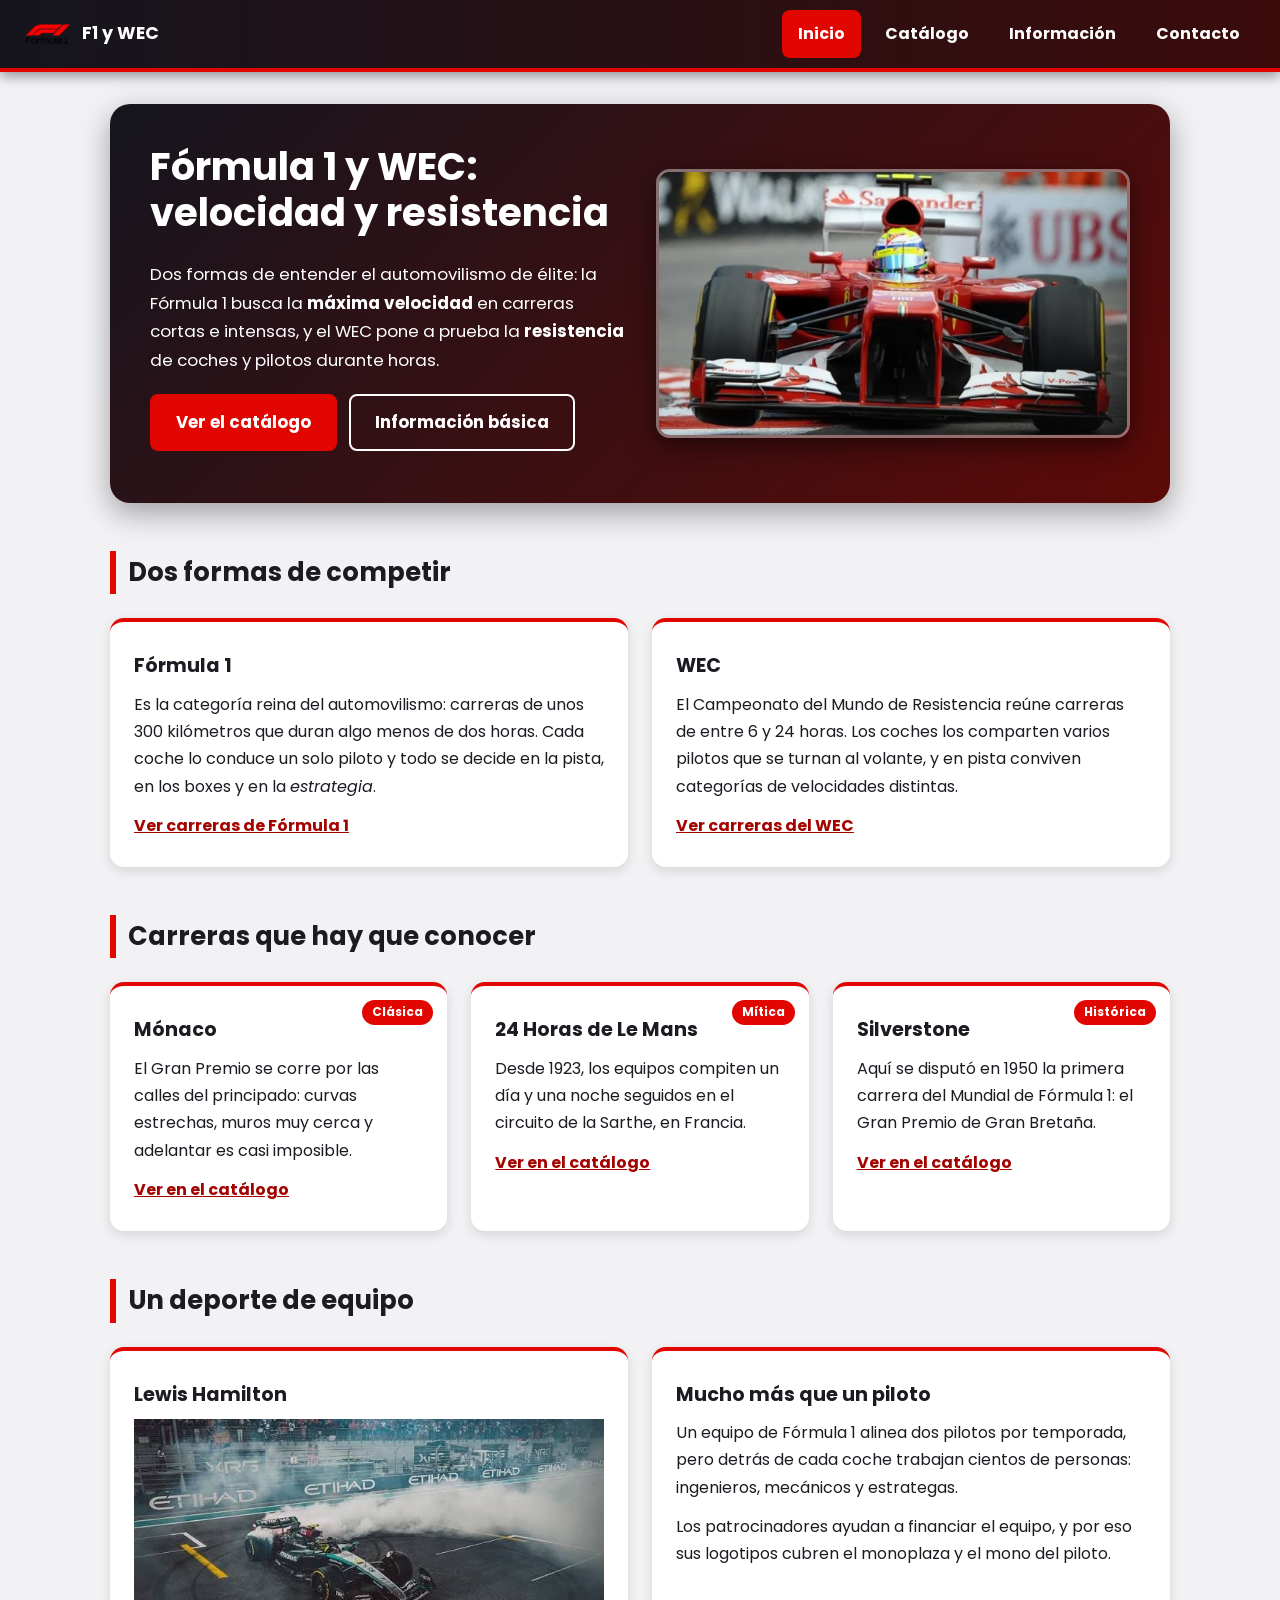
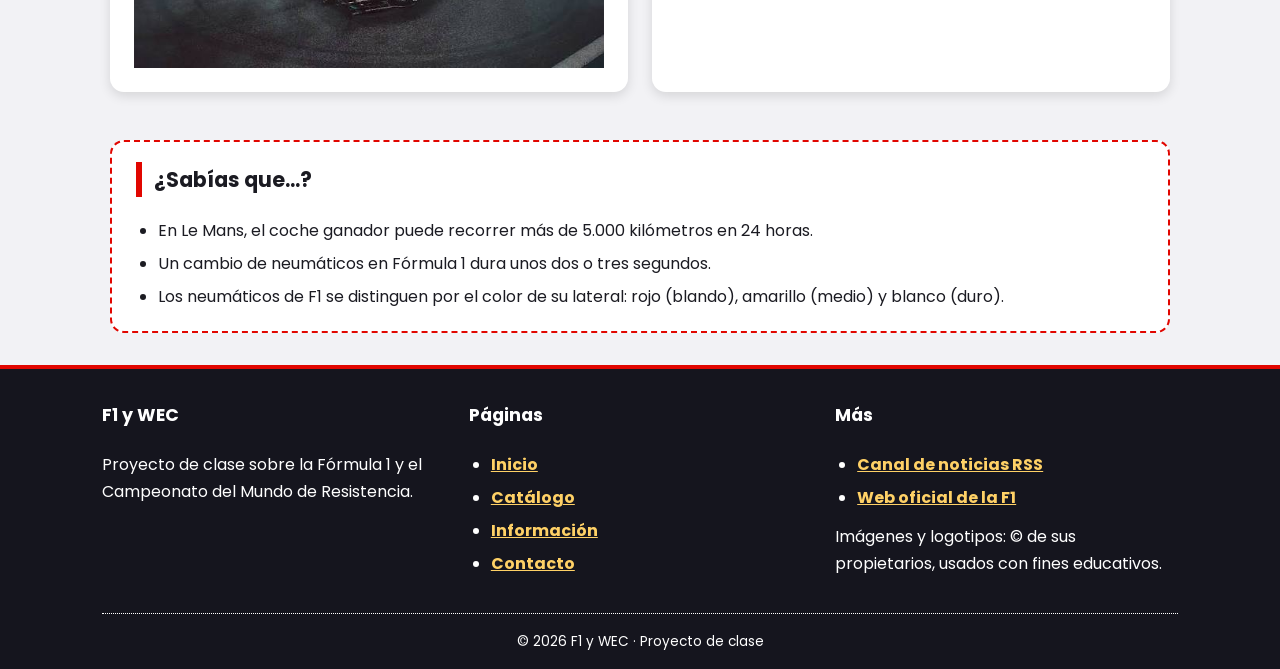
<file: index.html>
<!DOCTYPE html>
<html lang="es">
<head>
    <meta charset="utf-8">
    <meta name="viewport" content="width=device-width, initial-scale=1">
    <title>Inicio | F1 y WEC</title>
    <meta name="description" content="Web sobre Fórmula 1 y el Campeonato del Mundo de Resistencia (WEC): carreras míticas, información básica y noticias.">
    <meta name="theme-color" content="#15151e">
    <link rel="icon" href="favicon/favicon.ico" sizes="any">
    <link rel="icon" type="image/png" sizes="32x32" href="favicon/favicon-32.png">
    <link rel="apple-touch-icon" href="favicon/apple-touch-icon.png">
    <link rel="alternate" type="application/rss+xml" title="Noticias de F1 y WEC" href="noticias.xml">
    <link rel="stylesheet" href="https://fonts.googleapis.com/css2?family=Poppins:wght@400;700&display=swap">
    <link rel="stylesheet" href="style.css">
</head>
<body>

  <header>
    <a class="marca" href="index.html">
      <img src="img/logo-f1.png" alt="Logotipo de la Fórmula 1">
      <span> F1 y WEC</span>
    </a>
    <nav>
      <a href="index.html" class="activa">Inicio</a>
      <a href="catalogo.html">Catálogo</a>
      <a href="info.html">Información</a>
      <a href="contacto.html">Contacto</a>
    </nav>
  </header>

  <main>
    <section class="hero">
      <h1>Fórmula 1 y WEC: velocidad y resistencia</h1>
      <p>Dos formas de entender el automovilismo de élite: la Fórmula 1 busca la <strong>máxima velocidad</strong> en carreras cortas e intensas, y el WEC pone a prueba la <strong>resistencia</strong> de coches y pilotos durante horas.</p>
      <p class="botones">
        <a class="boton" href="catalogo.html">Ver el catálogo</a>
        <a class="boton boton-claro" href="info.html">Información básica</a>
      </p>
      <img src="img/f1.webp" alt="Monoplaza rojo de Fórmula 1 visto de frente rodando en un circuito">
    </section>

    <section class="dos-columnas">
      <h2>Dos formas de competir</h2>
      <article class="tarjeta">
        <h3>Fórmula 1</h3>
        <p>Es la categoría reina del automovilismo: carreras de unos 300 kilómetros que duran algo menos de dos horas. Cada coche lo conduce un solo piloto y todo se decide en la pista, en los boxes y en la <em>estrategia</em>.</p>
        <p><a href="catalogo.html">Ver carreras de Fórmula 1</a></p>
      </article>
      <article class="tarjeta">
        <h3>WEC</h3>
        <p>El Campeonato del Mundo de Resistencia reúne carreras de entre 6 y 24 horas. Los coches los comparten varios pilotos que se turnan al volante, y en pista conviven categorías de velocidades distintas.</p>
        <p><a href="catalogo.html">Ver carreras del WEC</a></p>
      </article>
    </section>

    <section class="galeria">
      <h2>Carreras que hay que conocer</h2>
      <article class="tarjeta">
        <span class="etiqueta">Clásica</span>
        <h3>Mónaco</h3>
        <p>El Gran Premio se corre por las calles del principado: curvas estrechas, muros muy cerca y adelantar es casi imposible.</p>
        <p><a href="catalogo.html">Ver en el catálogo</a></p>
      </article>
      <article class="tarjeta">
        <span class="etiqueta">Mítica</span>
        <h3>24 Horas de Le Mans</h3>
        <p>Desde 1923, los equipos compiten un día y una noche seguidos en el circuito de la Sarthe, en Francia.</p>
        <p><a href="catalogo.html">Ver en el catálogo</a></p>
      </article>
      <article class="tarjeta">
        <span class="etiqueta">Histórica</span>
        <h3>Silverstone</h3>
        <p>Aquí se disputó en 1950 la primera carrera del Mundial de Fórmula 1: el Gran Premio de Gran Bretaña.</p>
        <p><a href="catalogo.html">Ver en el catálogo</a></p>
      </article>
    </section>

    <section class="dos-columnas">
      <h2>Un deporte de equipo</h2>
      <article class="tarjeta">
        <h3>Lewis Hamilton</h3>
        <img src="img/ham.svg" alt="Lewis Hamilton en su despedida del Equipo: Mercedes-AMG Petronas Formula One Team" loading="lazy">
      </article>
      <article class="tarjeta">
        <h3>Mucho más que un piloto</h3>
        <p>Un equipo de Fórmula 1 alinea dos pilotos por temporada, pero detrás de cada coche trabajan cientos de personas: ingenieros, mecánicos y estrategas.</p>
        <p>Los patrocinadores ayudan a financiar el equipo, y por eso sus logotipos cubren el monoplaza y el mono del piloto.</p>
      </article>
    </section>

    <aside>
      <h2>¿Sabías que...?</h2>
      <ul>
        <li>En Le Mans, el coche ganador puede recorrer más de 5.000 kilómetros en 24 horas.</li>
        <li>Un cambio de neumáticos en Fórmula 1 dura unos dos o tres segundos.</li>
        <li>Los neumáticos de F1 se distinguen por el color de su lateral: rojo (blando), amarillo (medio) y blanco (duro).</li>
      </ul>
    </aside>
  </main>

  <footer>
    <article>
      <h2> F1 y WEC</h2>
      <p>Proyecto de clase sobre la Fórmula 1 y el Campeonato del Mundo de Resistencia.</p>
    </article>
    <article>
      <h2>Páginas</h2>
      <ul>
        <li><a href="index.html">Inicio</a></li>
        <li><a href="catalogo.html">Catálogo</a></li>
        <li><a href="info.html">Información</a></li>
        <li><a href="contacto.html">Contacto</a></li>
      </ul>
    </article>
    <article>
      <h2>Más</h2>
      <ul>
        <li><a href="noticias.xml">Canal de noticias RSS</a></li>
        <li><a href="https://www.formula1.com" target="_blank" rel="noopener">Web oficial de la F1</a></li>
      </ul>
      <p>Imágenes y logotipos: © de sus propietarios, usados con fines educativos.</p>
    </article>
    <p class="copyright">© 2026 F1 y WEC · Proyecto de clase</p>
  </footer>

</body>
</html>
</file>
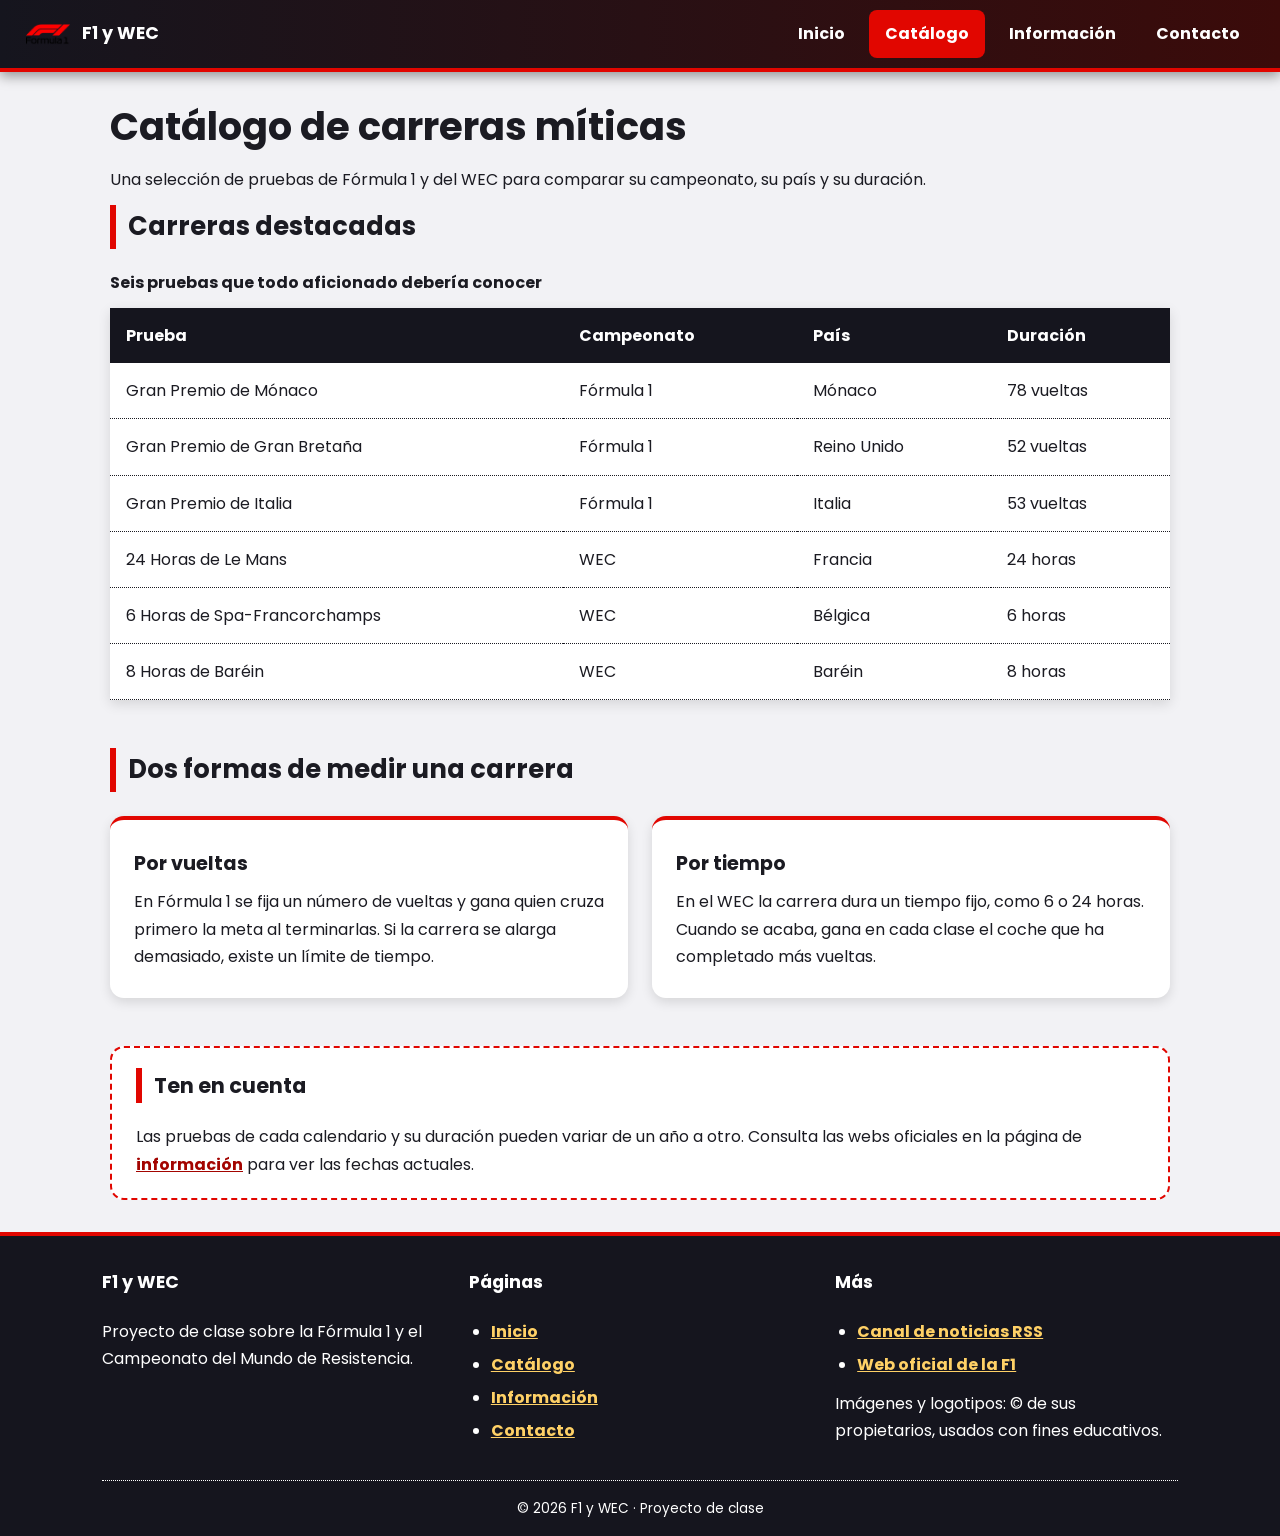
<file: catalogo.html>
<!DOCTYPE html>
<html lang="es">
<head>
  <meta charset="utf-8">
  <meta name="viewport" content="width=device-width, initial-scale=1">
  <title>Catálogo | F1 y WEC</title>
  <meta name="description" content="Catálogo de carreras míticas de Fórmula 1 y WEC con su campeonato, su país y su duración.">
  <meta name="theme-color" content="#15151e">
  <link rel="icon" href="favicon/favicon.ico" sizes="any">
  <link rel="icon" type="image/png" sizes="32x32" href="favicon/favicon-32.png">
  <link rel="apple-touch-icon" href="favicon/apple-touch-icon.png">
  <link rel="alternate" type="application/rss+xml" title="Noticias de F1 y WEC" href="noticias.xml">
  <link rel="stylesheet" href="https://fonts.googleapis.com/css2?family=Poppins:wght@400;700&amp;display=swap">
  <link rel="stylesheet" href="style.css">
</head>
<body>

  <header>
    <a class="marca" href="index.html">
      <img src="img/logo-f1.png" alt="Logotipo de la Fórmula 1">
      <span>F1 y WEC</span>
    </a>
    <nav>
      <a href="index.html">Inicio</a>
      <a href="catalogo.html" class="activa">Catálogo</a>
      <a href="info.html">Información</a>
      <a href="contacto.html">Contacto</a>
    </nav>
  </header>

  <main>
    <h1>Catálogo de carreras míticas</h1>
    <p>Una selección de pruebas de Fórmula 1 y del WEC para comparar su campeonato, su país y su duración.</p>

    <section>
      <h2>Carreras destacadas</h2>
      <table>
        <caption>Seis pruebas que todo aficionado debería conocer</caption>
        <thead>
          <tr>
            <th>Prueba</th>
            <th>Campeonato</th>
            <th>País</th>
            <th>Duración</th>
          </tr>
        </thead>
        <tbody>
          <tr>
            <td>Gran Premio de Mónaco</td>
            <td>Fórmula 1</td>
            <td>Mónaco</td>
            <td>78 vueltas</td>
          </tr>
          <tr>
            <td>Gran Premio de Gran Bretaña</td>
            <td>Fórmula 1</td>
            <td>Reino Unido</td>
            <td>52 vueltas</td>
          </tr>
          <tr>
            <td>Gran Premio de Italia</td>
            <td>Fórmula 1</td>
            <td>Italia</td>
            <td>53 vueltas</td>
          </tr>
          <tr>
            <td>24 Horas de Le Mans</td>
            <td>WEC</td>
            <td>Francia</td>
            <td>24 horas</td>
          </tr>
          <tr>
            <td>6 Horas de Spa-Francorchamps</td>
            <td>WEC</td>
            <td>Bélgica</td>
            <td>6 horas</td>
          </tr>
          <tr>
            <td>8 Horas de Baréin</td>
            <td>WEC</td>
            <td>Baréin</td>
            <td>8 horas</td>
          </tr>
        </tbody>
      </table>
    </section>

    <section class="dos-columnas">
      <h2>Dos formas de medir una carrera</h2>
      <article class="tarjeta">
        <h3>Por vueltas</h3>
        <p>En Fórmula 1 se fija un número de vueltas y gana quien cruza primero la meta al terminarlas. Si la carrera se alarga demasiado, existe un límite de tiempo.</p>
      </article>
      <article class="tarjeta">
        <h3>Por tiempo</h3>
        <p>En el WEC la carrera dura un tiempo fijo, como 6 o 24 horas. Cuando se acaba, gana en cada clase el coche que ha completado más vueltas.</p>
      </article>
    </section>

    <aside>
      <h2>Ten en cuenta</h2>
      <p>Las pruebas de cada calendario y su duración pueden variar de un año a otro. Consulta las webs oficiales en la página de <a href="info.html">información</a> para ver las fechas actuales.</p>
    </aside>
  </main>

  <footer>
    <article>
      <h2>F1 y WEC</h2>
      <p>Proyecto de clase sobre la Fórmula 1 y el Campeonato del Mundo de Resistencia.</p>
    </article>
    <article>
      <h2>Páginas</h2>
      <ul>
        <li><a href="index.html">Inicio</a></li>
        <li><a href="catalogo.html">Catálogo</a></li>
        <li><a href="info.html">Información</a></li>
        <li><a href="contacto.html">Contacto</a></li>
      </ul>
    </article>
    <article>
      <h2>Más</h2>
      <ul>
        <li><a href="noticias.xml">Canal de noticias RSS</a></li>
        <li><a href="https://www.formula1.com" target="_blank" rel="noopener">Web oficial de la F1</a></li>
      </ul>
      <p>Imágenes y logotipos: © de sus propietarios, usados con fines educativos.</p>
    </article>
    <p class="copyright">© 2026 F1 y WEC · Proyecto de clase</p>
  </footer>

</body>
</html>
</file>
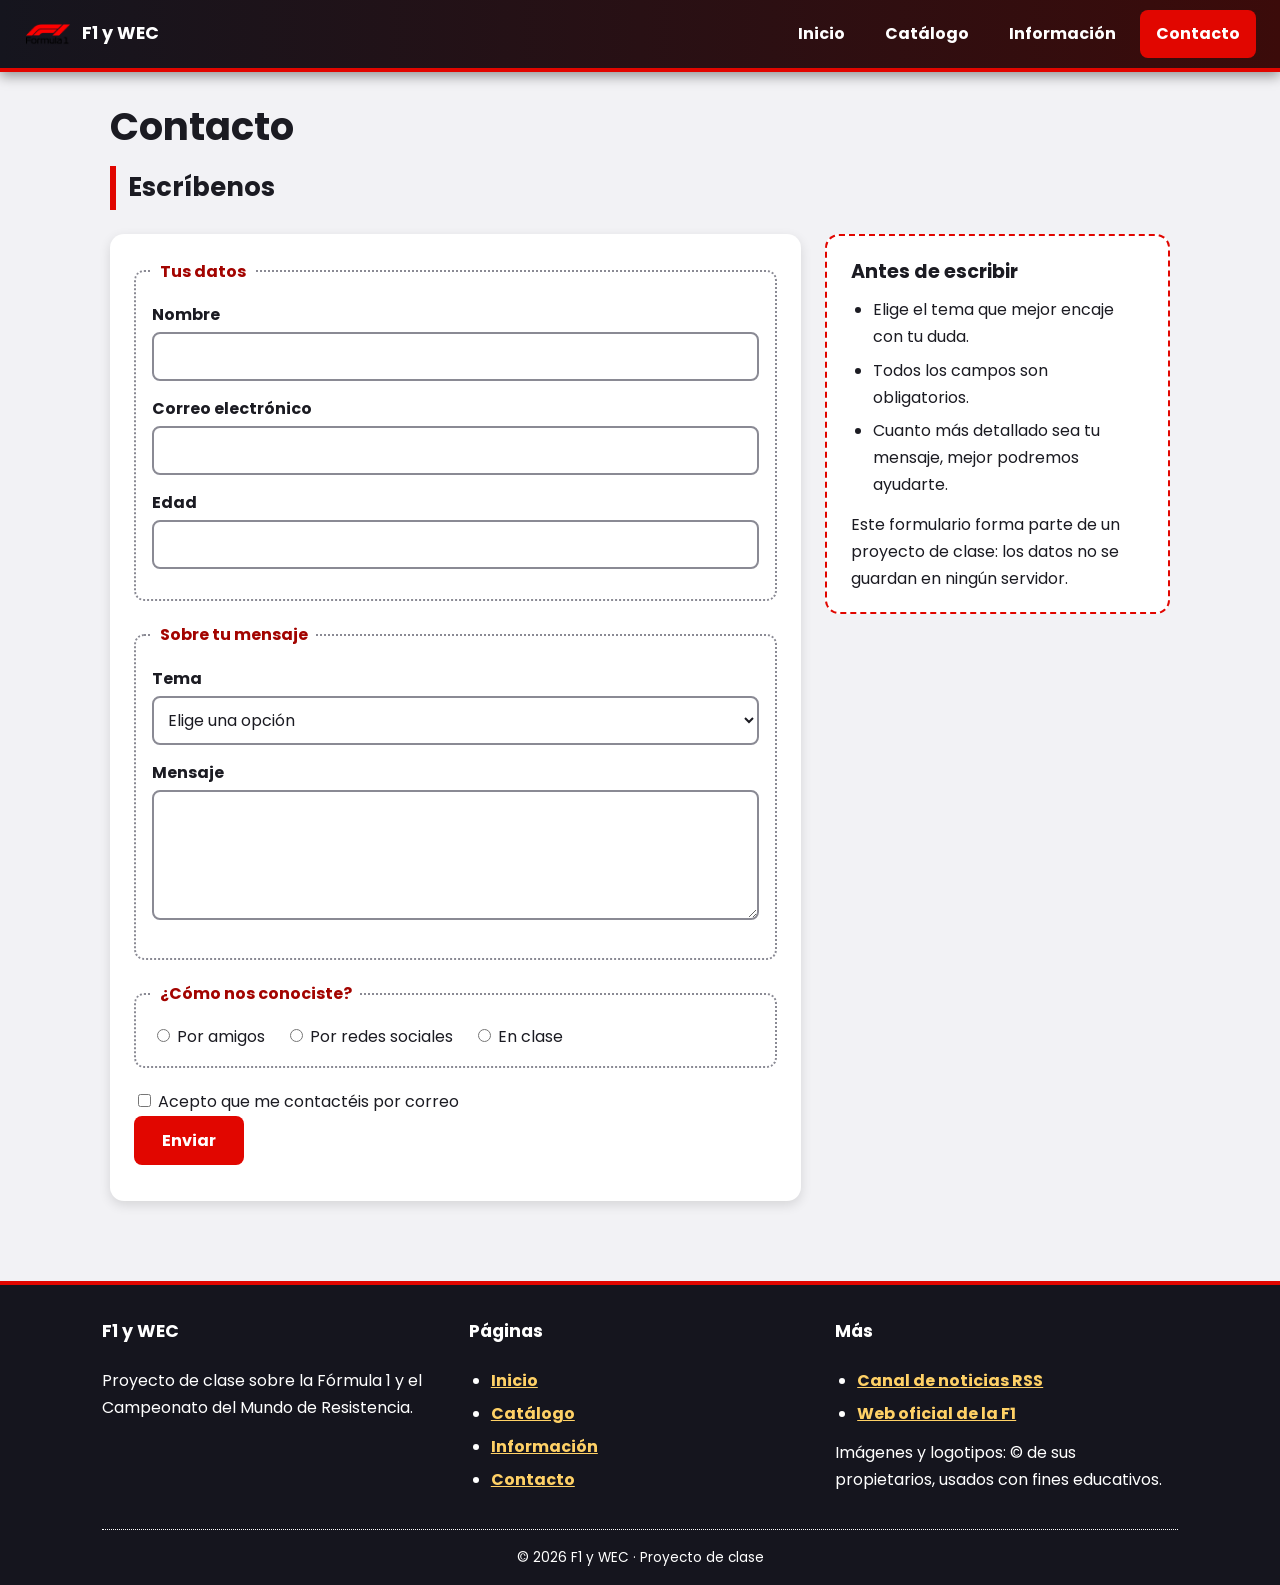
<file: contacto.html>
<!DOCTYPE html>
<html lang="es">
<head>
  <meta charset="utf-8">
  <meta name="viewport" content="width=device-width, initial-scale=1">
  <title>Contacto | F1 y WEC</title>
  <meta name="description" content="Formulario de contacto para enviarnos tus dudas, sugerencias o tu opinión sobre la Fórmula 1 y el WEC.">
  <meta name="theme-color" content="#15151e">
  <link rel="icon" href="favicon/favicon.ico" sizes="any">
  <link rel="icon" type="image/png" sizes="32x32" href="favicon/favicon-32.png">
  <link rel="apple-touch-icon" href="favicon/apple-touch-icon.png">
  <link rel="alternate" type="application/rss+xml" title="Noticias de F1 y WEC" href="noticias.xml">
  <link rel="stylesheet" href="https://fonts.googleapis.com/css2?family=Poppins:wght@400;700&amp;display=swap">
  <link rel="stylesheet" href="style.css">
</head>
<body>

  <header>
    <a class="marca" href="index.html">
      <img src="img/logo-f1.png" alt="Logotipo de la Fórmula 1">
      <span> F1 y WEC</span>
    </a>
    <nav>
      <a href="index.html">Inicio</a>
      <a href="catalogo.html">Catálogo</a>
      <a href="info.html">Información</a>
      <a href="contacto.html" class="activa">Contacto</a>
    </nav>
  </header>

  <main>
    <h1>Contacto</h1>

    <section class="contacto">
      <h2>Escríbenos</h2>

      <form action="contacto.html" method="get">

        <fieldset>
          <legend>Tus datos</legend>

          <label class="bloque" for="nombre">Nombre</label>
          <input class="campo" type="text" id="nombre" name="nombre" required>

          <label class="bloque" for="correo">Correo electrónico</label>
          <input class="campo" type="email" id="correo" name="correo" required>

          <label class="bloque" for="edad">Edad</label>
          <input class="campo" type="number" id="edad" name="edad" min="10" max="99" required>
        </fieldset>

        <fieldset>
          <legend>Sobre tu mensaje</legend>

          <label class="bloque" for="tema">Tema</label>
          <select class="campo" id="tema" name="tema" required>
            <option value="">Elige una opción</option>
            <option value="f1">Fórmula 1</option>
            <option value="wec">WEC</option>
            <option value="ambas">Las dos</option>
          </select>

          <label class="bloque" for="mensaje">Mensaje</label>
          <textarea class="campo" id="mensaje" name="mensaje" required></textarea>
        </fieldset>

        <fieldset>
          <legend>¿Cómo nos conociste?</legend>
          <input type="radio" id="amigos" name="origen" value="amigos" required>
          <label for="amigos">Por amigos</label>
          <input type="radio" id="redes" name="origen" value="redes">
          <label for="redes">Por redes sociales</label>
          <input type="radio" id="clase" name="origen" value="clase">
          <label for="clase">En clase</label>
        </fieldset>

        <input type="checkbox" id="acepto" name="acepto" value="si" required>
        <label for="acepto">Acepto que me contactéis por correo</label>

        <p><button type="submit">Enviar</button></p>
      </form>

      <aside>
        <h3>Antes de escribir</h3>
        <ul>
          <li>Elige el tema que mejor encaje con tu duda.</li>
          <li>Todos los campos son obligatorios.</li>
          <li>Cuanto más detallado sea tu mensaje, mejor podremos ayudarte.</li>
        </ul>
        <p>Este formulario forma parte de un proyecto de clase: los datos no se guardan en ningún servidor.</p>
      </aside>
    </section>
  </main>

  <footer>
    <article>
      <h2> F1 y WEC</h2>
      <p>Proyecto de clase sobre la Fórmula 1 y el Campeonato del Mundo de Resistencia.</p>
    </article>
    <article>
      <h2>Páginas</h2>
      <ul>
        <li><a href="index.html">Inicio</a></li>
        <li><a href="catalogo.html">Catálogo</a></li>
        <li><a href="info.html">Información</a></li>
        <li><a href="contacto.html">Contacto</a></li>
      </ul>
    </article>
    <article>
      <h2>Más</h2>
      <ul>
        <li><a href="noticias.xml">Canal de noticias RSS</a></li>
        <li><a href="https://www.formula1.com" target="_blank" rel="noopener">Web oficial de la F1</a></li>
      </ul>
      <p>Imágenes y logotipos: © de sus propietarios, usados con fines educativos.</p>
    </article>
    <p class="copyright">© 2026 F1 y WEC · Proyecto de clase</p>
  </footer>

</body>
</html>
</file>
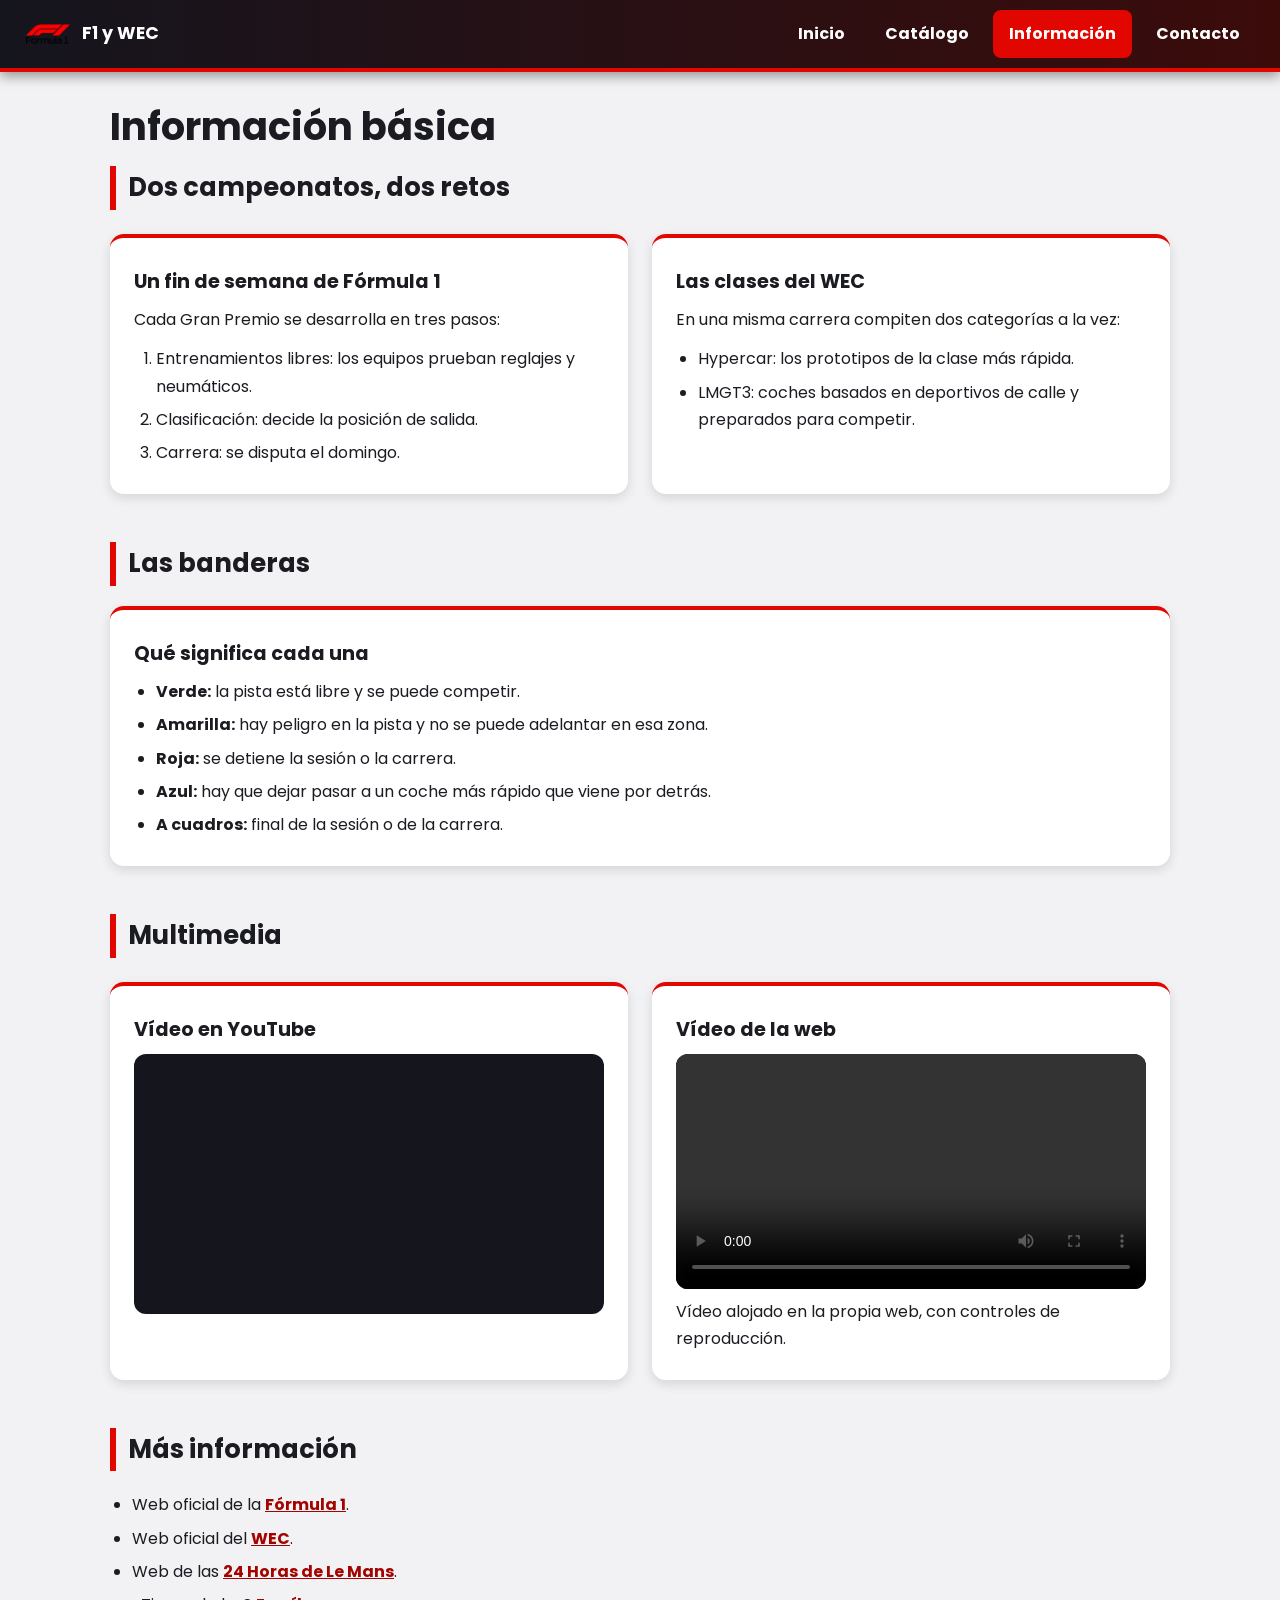
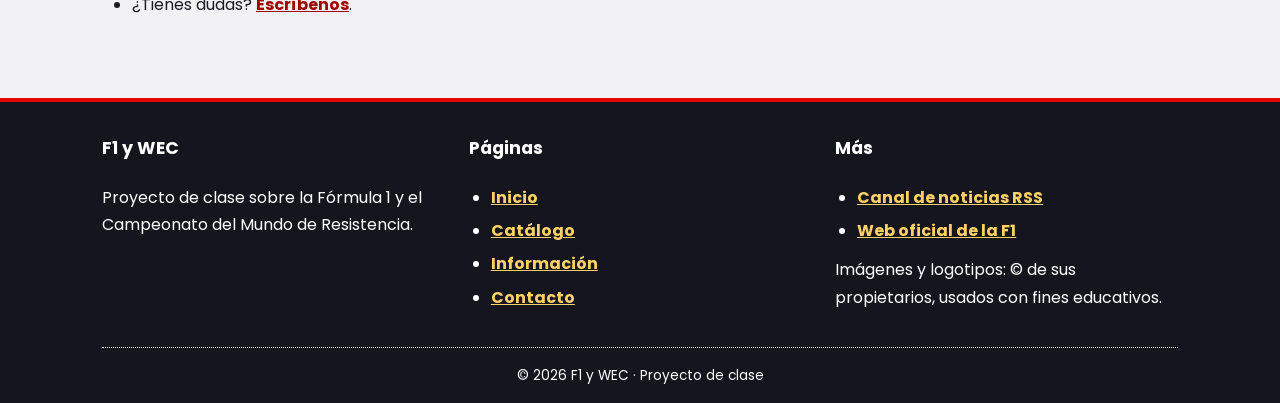
<file: info.html>
<!DOCTYPE html>
<html lang="es">
<head>
  <meta charset="utf-8">
  <meta name="viewport" content="width=device-width, initial-scale=1">
  <title>Información | F1 y WEC</title>
  <meta name="description" content="Cómo es un fin de semana de Fórmula 1, qué clases hay en el WEC, qué significan las banderas y vídeos para ampliar información.">
  <meta name="theme-color" content="#15151e">
  <link rel="icon" href="favicon/favicon.ico" sizes="any">
  <link rel="icon" type="image/png" sizes="32x32" href="favicon/favicon-32.png">
  <link rel="apple-touch-icon" href="favicon/apple-touch-icon.png">
  <link rel="alternate" type="application/rss+xml" title="Noticias de F1 y WEC" href="noticias.xml">
  <link rel="stylesheet" href="https://fonts.googleapis.com/css2?family=Poppins:wght@400;700&amp;display=swap">
  <link rel="stylesheet" href="style.css">
</head>
<body>

  <header>
    <a class="marca" href="index.html">
      <img src="img/logo-f1.png" alt="Logotipo de la Fórmula 1">
      <span> F1 y WEC</span>
    </a>
    <nav>
      <a href="index.html">Inicio</a>
      <a href="catalogo.html">Catálogo</a>
      <a href="info.html" class="activa">Información</a>
      <a href="contacto.html">Contacto</a>
    </nav>
  </header>

  <main>
    <h1>Información básica</h1>

    <section class="dos-columnas">
      <h2>Dos campeonatos, dos retos</h2>
      <article class="tarjeta">
        <h3>Un fin de semana de Fórmula 1</h3>
        <p>Cada Gran Premio se desarrolla en tres pasos:</p>
        <ol>
          <li>Entrenamientos libres: los equipos prueban reglajes y neumáticos.</li>
          <li>Clasificación: decide la posición de salida.</li>
          <li>Carrera: se disputa el domingo.</li>
        </ol>
      </article>
      <article class="tarjeta">
        <h3>Las clases del WEC</h3>
        <p>En una misma carrera compiten dos categorías a la vez:</p>
        <ul>
          <li>Hypercar: los prototipos de la clase más rápida.</li>
          <li>LMGT3: coches basados en deportivos de calle y preparados para competir.</li>
        </ul>
      </article>
    </section>

    <section>
      <h2>Las banderas</h2>
      <article class="tarjeta">
        <h3>Qué significa cada una</h3>
        <ul>
          <li><strong>Verde:</strong> la pista está libre y se puede competir.</li>
          <li><strong>Amarilla:</strong> hay peligro en la pista y no se puede adelantar en esa zona.</li>
          <li><strong>Roja:</strong> se detiene la sesión o la carrera.</li>
          <li><strong>Azul:</strong> hay que dejar pasar a un coche más rápido que viene por detrás.</li>
          <li><strong>A cuadros:</strong> final de la sesión o de la carrera.</li>
        </ul>
      </article>
    </section>

    <section class="dos-columnas">
      <h2>Multimedia</h2>
      <article class="tarjeta">
        <h3>Vídeo en YouTube</h3>
        <iframe src="https://www.youtube.com/embed/IMWrg4a-lzg" title="Vídeo sobre Fórmula 1" width="560" height="315" loading="lazy" allowfullscreen> </iframe>
      </article>
      <article class="tarjeta">
        <h3>Vídeo de la web</h3>
        <video src="media/video.mp4" controls preload="metadata"></video>
        <p>Vídeo alojado en la propia web, con controles de reproducción.</p>
      </article>
    </section>

    <section>
      <h2>Más información</h2>
      <ul>
        <li>Web oficial de la <a href="https://www.formula1.com" target="_blank" rel="noopener">Fórmula 1</a>.</li>
        <li>Web oficial del <a href="https://www.fiawec.com" target="_blank" rel="noopener">WEC</a>.</li>
        <li>Web de las <a href="https://www.lemans.org" target="_blank" rel="noopener">24 Horas de Le Mans</a>.</li>
        <li>¿Tienes dudas? <a href="contacto.html">Escríbenos</a>.</li>
      </ul>
    </section>
  </main>

  <footer>
    <article>
      <h2>F1 y WEC</h2>
      <p>Proyecto de clase sobre la Fórmula 1 y el Campeonato del Mundo de Resistencia.</p>
    </article>
    <article>
      <h2>Páginas</h2>
      <ul>
        <li><a href="index.html">Inicio</a></li>
        <li><a href="catalogo.html">Catálogo</a></li>
        <li><a href="info.html">Información</a></li>
        <li><a href="contacto.html">Contacto</a></li>
      </ul>
    </article>
    <article>
      <h2>Más</h2>
      <ul>
        <li><a href="noticias.xml">Canal de noticias RSS</a></li>
        <li><a href="https://www.formula1.com" target="_blank" rel="noopener">Web oficial de la F1</a></li>
      </ul>
      <p>Imágenes y logotipos: © de sus propietarios, usados con fines educativos.</p>
    </article>
    <p class="copyright">© 2026 F1 y WEC · Proyecto de clase</p>
  </footer>

</body>
</html>
</file>
<file: style.css>
/* ===== 1. VARIABLES (se declaran en :root y se usan con var()) ===== */
:root {
  /* Colores principales */
  --rojo: #e10600;
  --rojo-oscuro: #a30400;
  --negro: #15151e;
  --gris: #f2f2f5;
  --texto: #1b1b22;
  --blanco: #ffffff;

  /* Colores de apoyo */
  --granate: #5c0a07;
  --negro-rojizo: #3b0b0a;
  --gris-borde: #8a8a94;
  --rosa-fila: #fdeceb;
  --amarillo-foco: #ffe08a;
  --amarillo-campo: #fff6d6;
  --amarillo-enlace: #ffd166;

  /* Fuente: Poppins y, si no carga, fuentes seguras del sistema */
  --fuente: 'Poppins', system-ui, Arial, sans-serif;
}

/* ===== 2. MODELO DE CAJA =====
   border-box: el padding y el borde NO aumentan el ancho total.
   Se aplica a todos los elementos que usa la web. */
html, body, header, nav, main, section, article, aside, footer,
h1, h2, h3, p, ul, ol, li, a, span, strong, em, img, video, iframe,
table, caption, th, td, form, fieldset, legend, label,
input, textarea, select, button { box-sizing: border-box; }

/* ===== 3. ESTILOS GENERALES ===== */
body {
  margin: 0;
  font-family: var(--fuente);
  font-size: 1rem;
  line-height: 1.7;
  background: var(--gris);
  color: var(--texto);
}

h1 {
  margin: 0 0 16px;
  font-size: 2.4rem;
  line-height: 1.2;
}

h2 {
  margin: 0 0 20px;
  padding-left: 12px;
  border-left: 6px solid var(--rojo);
  font-size: 1.6rem;
}

h3 { margin: 0 0 8px; font-size: 1.2rem; }

/* Texto y listas */
p { margin: 0 0 12px; }

ul, ol { margin: 0 0 12px; padding-left: 22px; }

li { margin-bottom: 6px; }

/* Enlaces */
a { color: var(--rojo-oscuro); font-weight: bold; }

main a:hover { color: var(--rojo); }

/* Contenedor principal: centrado y con ancho máximo */
main {
  max-width: 1100px;
  margin: 0 auto;
  padding: 32px 20px;
}

section { margin-bottom: 48px; }

/* Las imágenes se adaptan al ancho de su caja (nunca se salen) */
img { width: 100%; }

/* ===== 4. CABECERA Y MENÚ (Flexbox) ===== */
/* sticky: la cabecera se queda pegada arriba al hacer scroll.
   z-index: la coloca por encima de las tarjetas (position: relative) */
header {
  position: sticky;
  top: 0;
  z-index: 10;
  display: flex;
  flex-wrap: wrap;
  align-items: center;
  justify-content: space-between;
  gap: 12px;
  padding: 10px 24px;
  background: linear-gradient(to right, var(--negro), var(--negro-rojizo));
  border-bottom: 4px solid var(--rojo);
  box-shadow: 0 4px 12px rgba(0, 0, 0, .4);
}

/* Logo + nombre de la web */
.marca {
  display: flex;
  align-items: center;
  gap: 12px;
  border: 2px solid transparent;
  border-radius: 8px;
  color: var(--blanco);
  font-size: 1.1rem;
  text-decoration: none;
}

.marca img { width: 44px; height: 44px; }

/* Menú de navegación */
nav {
  display: flex;
  flex-wrap: wrap;
  gap: 8px;
}

nav a {
  padding: 8px 14px;
  border: 2px solid transparent;
  border-radius: 8px;
  color: var(--blanco);
  text-decoration: none;
  transition: background-color .3s, border-color .3s;
}

nav a:hover { background: rgba(255, 255, 255, .18); }

/* Página actual */
nav a.activa { background: var(--rojo); }

/* Foco visible al navegar con el teclado (tecla Tab) */
.marca:focus,
nav a:focus { border: 2px dashed var(--blanco); }

/* ===== 5. REJILLAS (CSS Grid) ===== */
.dos-columnas,
.galeria,
.contacto { display: grid; gap: 24px; }

.dos-columnas { grid-template-columns: repeat(2, 1fr); }

.galeria { grid-template-columns: repeat(3, 1fr); }

.contacto { grid-template-columns: 2fr 1fr; align-items: start; }

/* El título h2 ocupa todas las columnas de la rejilla */
.galeria h2,
.dos-columnas h2,
.contacto h2 { grid-column: 1 / -1; margin-bottom: 0; }

/* ===== 6. PORTADA Y BOTONES ===== */
/* Portada: rejilla de 2 columnas (texto + imagen) */
.hero {
  display: grid;
  grid-template-columns: repeat(2, 1fr);
  align-items: center;
  gap: 8px 32px;
  padding: 40px;
  background: linear-gradient(135deg, var(--negro), var(--granate));
  border-radius: 20px;
  box-shadow: 0 10px 30px rgba(0, 0, 0, .35);
  color: var(--blanco);
  animation: aparecer .6s ease-out both;
}

.hero p { font-size: 1.05rem; }

/* La imagen ocupa la columna 2 y las 3 filas de texto */
.hero img {
  grid-column: 2;
  grid-row: 1 / 4;
  border: 3px solid rgba(255, 255, 255, .4);
  border-radius: 14px;
  box-shadow: 0 8px 24px rgba(0, 0, 0, .5);
  transition: transform .4s, box-shadow .4s;
  animation: zoom-foto 1s ease-out .3s both;
}

.hero img:hover { box-shadow: 0 14px 34px rgba(225, 6, 0, .55); transform: scale(1.04); }

/* Fila de botones (Flexbox) */
.botones {
  display: flex;
  flex-wrap: wrap;
  gap: 12px;
}

.boton {
  display: inline-block;
  padding: 12px 24px;
  background: var(--rojo);
  border: 2px solid var(--rojo);
  border-radius: 8px;
  color: var(--blanco);
  text-decoration: none;
  transition: background-color .3s;
}

.boton-claro { background: none; border-color: var(--blanco); }

.boton:hover { background: var(--rojo-oscuro); color: var(--blanco); }

/* Foco visible con el teclado */
main a:focus,
.boton:focus,
footer a:focus {
  background: var(--amarillo-foco);
  color: var(--negro);
}

/* ===== 7. TARJETAS Y ETIQUETA FLOTANTE ===== */
.tarjeta,
aside,
table,
form { background: var(--blanco); }

.tarjeta,
aside,
form { border-radius: 14px; }

.tarjeta,
table,
form { box-shadow: 0 4px 12px rgba(0, 0, 0, .12); }

/* position: relative convierte a la tarjeta en la referencia de la etiqueta */
.tarjeta {
  position: relative;
  padding: 28px 24px 16px;
  border-top: 4px solid var(--rojo);
  transition: box-shadow .3s, transform .3s;
  animation: aparecer .6s ease-out both;
}

.tarjeta:hover { box-shadow: 0 10px 24px rgba(0, 0, 0, .25); transform: translateY(-4px); }

/* Deja hueco al título para que no pise la etiqueta */
.galeria .tarjeta h3 { padding-right: 80px; }

/* absolute: la etiqueta se coloca respecto a la tarjeta (esquina superior derecha) */
.etiqueta {
  position: absolute;
  top: 14px;
  right: 14px;
  padding: 2px 10px;
  background: var(--rojo);
  border-radius: 20px;
  color: var(--blanco);
  font-size: .75rem;
  font-weight: bold;
  animation: parpadeo 2s ease-in-out infinite;
}

/* ===== 8. ASIDE Y LISTAS ===== */
aside { padding: 20px 24px 8px; border: 2px dashed var(--rojo); }

aside h2 { font-size: 1.3rem; }

/* ===== 9. ANIMACIONES (@keyframes) ===== */
/* 1. aparecer: el elemento sube un poco y se hace visible */
@keyframes aparecer {
  from {
    opacity: 0;
    transform: translateY(16px);
  }
  to {
    opacity: 1;
    transform: translateY(0);
  }
}

/* 2. zoom-foto: la foto de la portada crece desde un 85% */
@keyframes zoom-foto {
  from {
    opacity: 0;
    transform: scale(.85);
  }
}

/* 3. parpadeo: la etiqueta se atenúa y vuelve (efecto de aviso) */
@keyframes parpadeo {
  50% {
    opacity: .6;
  }
}

/* ===== 10. TABLA ===== */
table { width: 100%; border-collapse: collapse; }

caption {
  padding: 0 0 12px;
  font-weight: bold;
  text-align: left;
}

th,
td { padding: 14px 16px; }

th {
  background: var(--negro);
  color: var(--blanco);
  text-align: left;
}

td { border-bottom: 1px dotted var(--texto); }

/* La fila se resalta al pasar el ratón */
tbody tr { transition: background-color .3s; }

tbody tr:hover { background: var(--rosa-fila); }

/* ===== 11. FORMULARIO ===== */
form { padding: 24px; }

fieldset {
  margin: 0 0 20px;
  padding: 16px;
  border: 2px dotted var(--gris-borde);
  border-radius: 10px;
}

legend {
  padding: 0 8px;
  color: var(--rojo-oscuro);
  font-weight: bold;
}

/* Etiquetas de radio y casillas: separadas entre sí */
fieldset label { margin-right: 16px; }

/* Etiqueta encima del campo */
.bloque {
  display: block;
  margin-bottom: 4px;
  font-weight: bold;
}

/* Campos de texto, correo, número, select y textarea */
.campo {
  width: 100%;
  margin-bottom: 14px;
  padding: 10px;
  background: var(--blanco);
  border: 2px solid var(--gris-borde);
  border-radius: 8px;
  color: var(--texto);
  font-family: inherit;
  font-size: 1rem;
  transition: background-color .3s, border-color .3s;
}

textarea { height: 130px; }

/* Foco: el campo activo cambia de color */
.campo:focus { background: var(--amarillo-campo); border-color: var(--rojo); }

/* Botón de enviar */
button {
  padding: 12px 28px;
  background: var(--rojo);
  border: 0;
  border-radius: 8px;
  color: var(--blanco);
  font-family: inherit;
  font-size: 1rem;
  font-weight: bold;
  transition: background-color .3s;
}

button:hover,
button:focus { background: var(--negro); }

/* ===== 12. VÍDEO E IFRAME ===== */
video,
iframe {
  width: 100%;
  background: var(--negro);
  border-radius: 12px;
}

iframe { height: 260px; border: 0; }

/* ===== 13. PIE DE PÁGINA (Grid de 3 columnas) ===== */
footer {
  display: grid;
  grid-template-columns: repeat(3, 1fr);
  gap: 24px;
  padding: 32px 8% 16px;
  background: var(--negro);
  border-top: 4px solid var(--rojo);
  color: var(--blanco);
}

footer h2 {
  padding-left: 0;
  border: 0;
  font-size: 1.1rem;
}

footer a { color: var(--amarillo-enlace); }

/* La línea de copyright ocupa las 3 columnas */
.copyright {
  grid-column: 1 / -1;
  margin: 0;
  padding-top: 16px;
  border-top: 1px dotted var(--blanco);
  font-size: .85rem;
  text-align: center;
}

/* ===== 14. RESPONSIVE (@media) ===== */
/* Tablet: hasta 900px */
@media (max-width: 900px) {
  .hero {
    grid-template-columns: 1fr;
  }

  .hero img {
    grid-column: 1;
    grid-row: auto;
  }

  .contacto {
    grid-template-columns: 1fr;
  }

  .galeria {
    grid-template-columns: repeat(2, 1fr);
  }

  footer {
    grid-template-columns: repeat(2, 1fr);
  }
}

/* Móvil: hasta 600px (evita el scroll horizontal) */
@media (max-width: 600px) {
  h1 {
    font-size: 1.8rem;
  }

  h2 {
    font-size: 1.3rem;
  }

  header {
    flex-direction: column;
    padding: 10px 12px;
  }

  nav {
    justify-content: center;
    gap: 4px;
  }

  nav a {
    padding: 6px 10px;
    font-size: .9rem;
  }

  main {
    padding: 20px 14px;
  }

  .hero {
    padding: 24px 18px;
  }

  .galeria,
  .dos-columnas,
  footer {
    grid-template-columns: 1fr;
  }

  th,
  td {
    padding: 8px 4px;
    font-size: .75rem;
  }

  iframe {
    height: 220px;
  }
}

/* Móvil pequeño: hasta 400px (por ejemplo, 360px de ancho) */
@media (max-width: 400px) {
  h1 { font-size: 1.5rem; }
  .marca img { width: 36px; height: 36px; }
  .tarjeta { padding: 24px 16px 12px; }
  form { padding: 16px 12px; }
}
</file>
